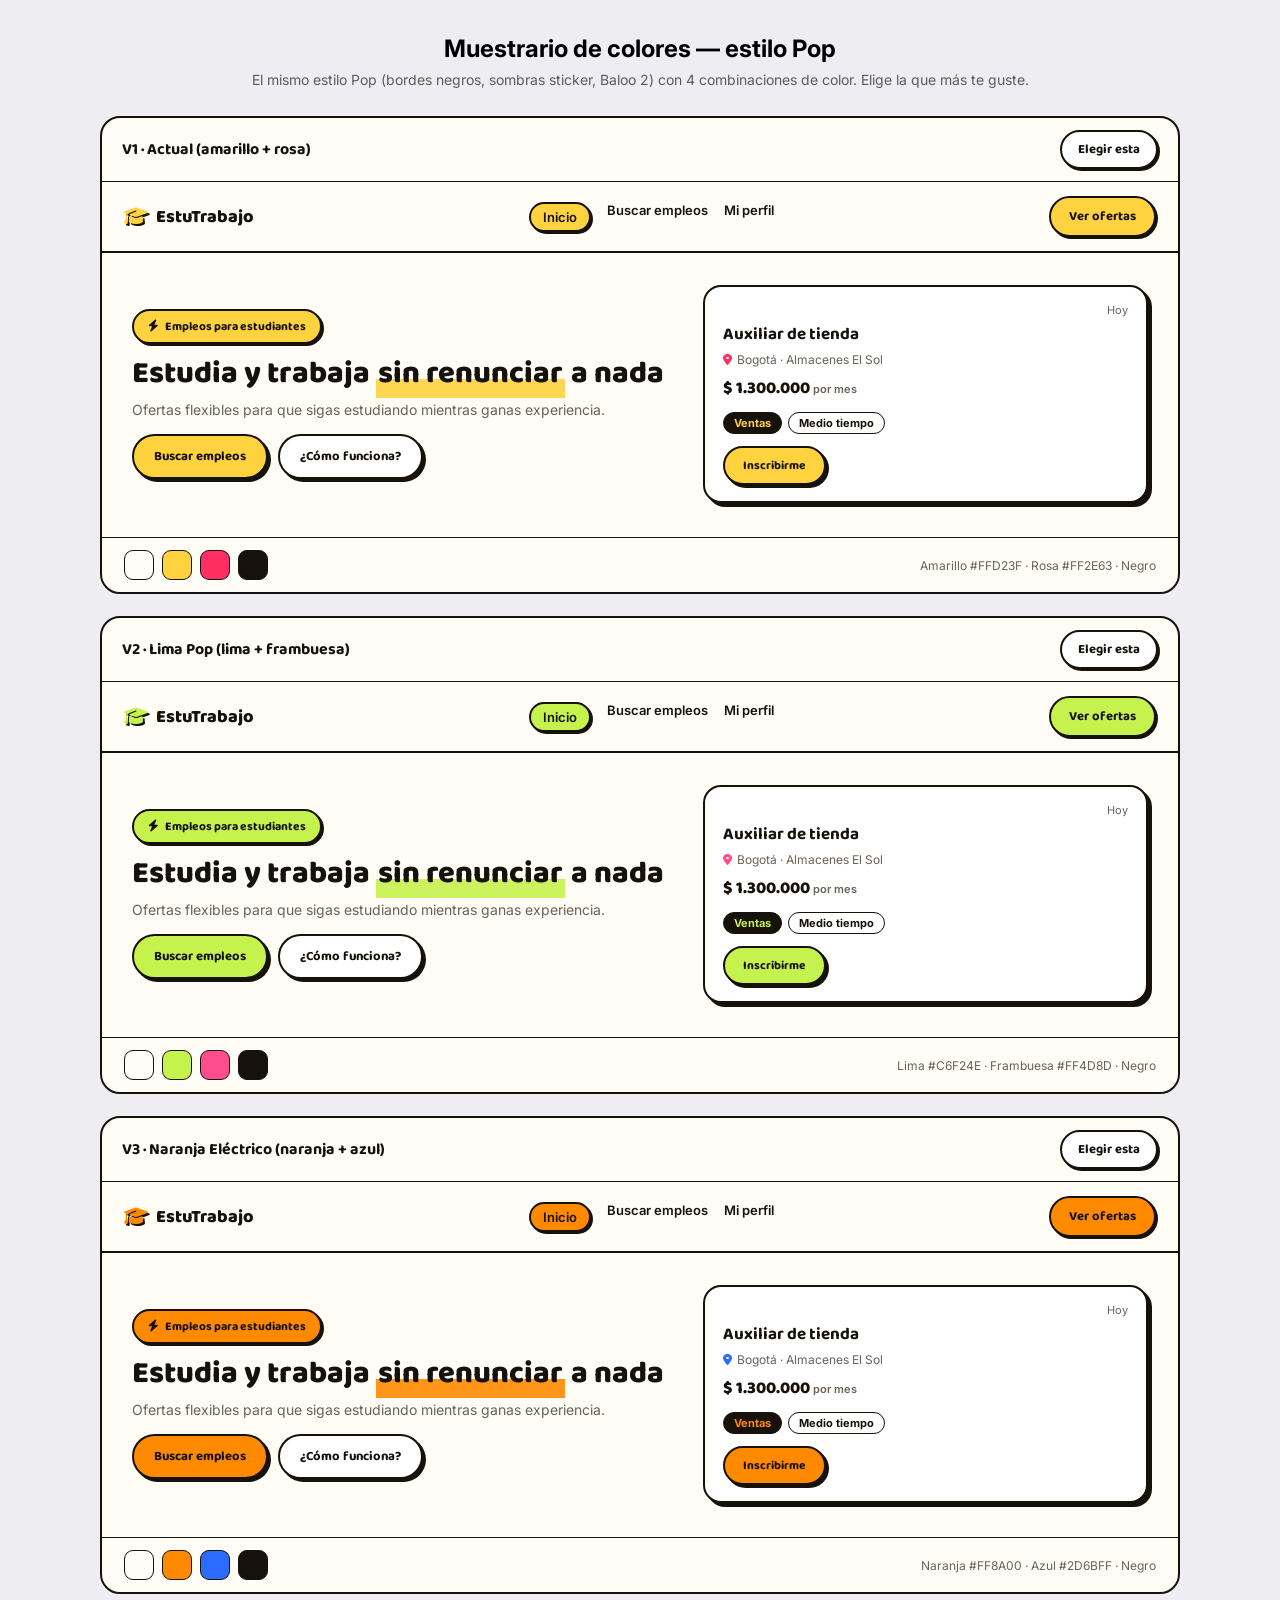
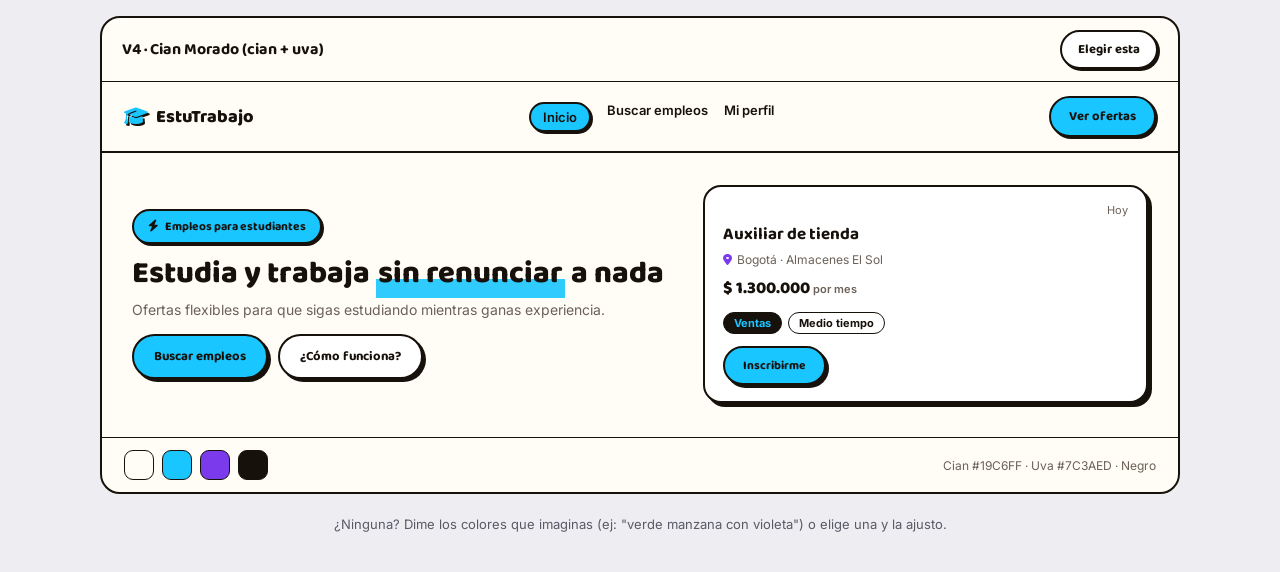
<file: muestrario-colores.html>
<!doctype html>
<html lang="es">
<head>
  <meta charset="UTF-8">
  <meta name="viewport" content="width=device-width, initial-scale=1">
  <title>Muestrario de colores — EstuTrabajo Pop</title>

  <link rel="preconnect" href="https://fonts.googleapis.com">
  <link rel="preconnect" href="https://fonts.gstatic.com" crossorigin>
  <link href="https://fonts.googleapis.com/css2?family=Baloo+2:wght@600;700;800&family=Inter:wght@400;600;700&display=swap" rel="stylesheet">
  <link rel="stylesheet" href="https://cdnjs.cloudflare.com/ajax/libs/font-awesome/6.5.2/css/all.min.css">

  <style>
    * { box-sizing: border-box; }
    body { margin: 0; background: #EDEDF2; font-family: 'Inter', system-ui, sans-serif; }

    .intro { max-width: 1080px; margin: 0 auto; padding: 34px 20px 6px; text-align: center; }
    .intro h1 { font-size: 24px; margin: 0 0 8px; }
    .intro p { color: #5A5A66; font-size: 14px; margin: 0; }
    .elegido { display: none; }

    /* Base del Pop */
    .pop {
      max-width: 1080px;
      margin: 22px auto;
      border-radius: 20px;
      overflow: hidden;
      background: #FFFDF5;
      border: 2px solid #17110C;
      transition: outline .15s ease;
      font-family: 'Inter', system-ui, sans-serif;
      color: #17110C;
      --ink: #17110C;
      --muted: #6B6158;
    }
    .pop.seleccionado { outline: 5px solid #17110C; }

    .opc-bar { display: flex; align-items: center; justify-content: space-between; gap: 12px; padding: 12px 20px; border-bottom: 1.5px solid #17110C; }
    .opc-bar b { font-family: 'Baloo 2', sans-serif; font-size: 16px; }
    .elegir { border: 2px solid #17110C; background: #fff; color: #17110C; font-family: 'Baloo 2', sans-serif; font-weight: 700; font-size: 13px; padding: 7px 16px; border-radius: 999px; box-shadow: 2px 2px 0 #17110C; cursor: pointer; }
    .elegir:hover { background: var(--acc); }

    /* Barra */
    .p-bar { display: flex; align-items: center; justify-content: space-between; gap: 16px; padding: 14px 22px; border-bottom: 2px solid #17110C; }
    .p-logo { font-family: 'Baloo 2', sans-serif; font-size: 18px; font-weight: 800; display: inline-flex; align-items: center; gap: 8px; }
    .p-logo i { color: var(--acc); font-size: 19px; text-shadow: 1.5px 1.5px 0 #17110C; }
    .p-nav { display: flex; gap: 16px; font-size: 13px; font-weight: 600; }
    .p-nav a.on { background: var(--acc); border: 2px solid #17110C; border-radius: 999px; padding: 5px 12px; box-shadow: 2px 2px 0 #17110C; }
    .p-cta { border: 2px solid #17110C; border-radius: 999px; background: var(--acc); color: #17110C; font-family: 'Baloo 2', sans-serif; font-weight: 700; font-size: 13px; padding: 8px 18px; box-shadow: 2px 2px 0 #17110C; cursor: pointer; }

    /* Héroe */
    .p-hero { display: grid; grid-template-columns: 1.1fr 0.9fr; gap: 26px; align-items: center; padding: 32px 30px 34px; }
    .p-tag { display: inline-flex; align-items: center; gap: 6px; font-family: 'Baloo 2', sans-serif; font-weight: 700; font-size: 12px; padding: 6px 14px; border-radius: 999px; background: var(--acc); border: 2px solid #17110C; box-shadow: 2px 2px 0 #17110C; color: #17110C; margin-bottom: 12px; }
    .p-txto h2 { font-family: 'Baloo 2', sans-serif; font-size: clamp(1.5rem, 2.4vw, 2rem); font-weight: 800; line-height: 1.15; margin: 0 0 10px; color: #17110C; }
    .p-txto h2 em { font-style: normal; background: linear-gradient(transparent 62%, color-mix(in srgb, var(--acc) 90%, transparent) 62%); padding: 0 2px; }
    .p-txto p { color: var(--muted); font-size: 14px; margin: 0 0 16px; }
    .p-btns { display: flex; gap: 10px; flex-wrap: wrap; }
    .p-btn { border: 2px solid #17110C; border-radius: 999px; background: var(--acc); color: #17110C; font-family: 'Baloo 2', sans-serif; font-weight: 700; font-size: 13px; padding: 10px 20px; box-shadow: 3px 3px 0 #17110C; cursor: pointer; }
    .p-btn.ghost { background: #fff; }

    .p-card { background: #fff; border: 2px solid #17110C; border-radius: 18px; box-shadow: 4px 4px 0 #17110C; padding: 16px 18px; }
    .p-card small { display: block; text-align: right; color: var(--muted); font-size: 11px; margin-bottom: 4px; }
    .p-card h3 { font-family: 'Baloo 2', sans-serif; font-size: 17px; margin: 0 0 4px; }
    .p-meta { font-size: 12px; color: var(--muted); margin: 0 0 8px; display: flex; align-items: center; gap: 5px; }
    .p-meta i { color: var(--acc2); }
    .p-sueldo { font-family: 'Baloo 2', sans-serif; font-size: 17px; font-weight: 800; margin: 0 0 10px; }
    .p-sueldo span { font-size: 11px; color: var(--muted); font-weight: 600; font-family: 'Inter', sans-serif; }
    .p-tags { display: flex; gap: 6px; margin-bottom: 12px; }
    .pt { font-size: 11px; font-weight: 700; padding: 3px 10px; border-radius: 999px; }
    .pt-negro { background: #17110C; color: var(--acc); border: 1.5px solid #17110C; }
    .pt-blanco { background: #fff; color: #17110C; border: 1.5px solid #17110C; }
    .p-mini { border: 2px solid #17110C; border-radius: 999px; background: var(--acc); color: #17110C; font-family: 'Baloo 2', sans-serif; font-weight: 700; font-size: 12px; padding: 8px 18px; box-shadow: 3px 3px 0 #17110C; cursor: pointer; }

    /* Pie paleta */
    .p-pie { display: flex; align-items: center; justify-content: space-between; gap: 14px; padding: 12px 22px; flex-wrap: wrap; border-top: 1.5px solid #17110C; }
    .p-pie .swatches { display: flex; gap: 8px; }
    .p-pie .sw { width: 30px; height: 30px; border-radius: 9px; border: 1.5px solid #17110C; }
    .p-pie .nota { font-size: 12px; color: var(--muted); }

    /* Paletas */
    .v1 { --acc: #FFD23F; --hi: #FFDE66; --acc2: #FF2E63; }
    .v2 { --acc: #C6F24E; --hi: #D8F87F; --acc2: #FF4D8D; }
    .v3 { --acc: #FF8A00; --hi: #FFA43D; --acc2: #2D6BFF; }
    .v4 { --acc: #19C6FF; --hi: #5BDBFF; --acc2: #7C3AED; }

    @media (max-width: 760px) {
      .p-hero { grid-template-columns: 1fr; padding: 24px 20px; }
      .p-nav { order: 3; width: 100%; justify-content: space-between; }
    }
  </style>
</head>
<body>

  <div class="intro">
    <h1>Muestrario de colores — estilo Pop</h1>
    <p>El mismo estilo Pop (bordes negros, sombras sticker, Baloo 2) con 4 combinaciones de color. Elige la que más te guste.</p>
    <p class="elegido" id="elegido"><strong>Elegiste:</strong> <span id="elegido-nombre"></span> — dímelo y aplico esa paleta al sitio.</p>
  </div>


  <!-- V1 · Actual -->
  <section class="pop v1" id="v1">
    <div class="opc-bar">
      <b>V1 · Actual (amarillo + rosa)</b>
      <button class="elegir">Elegir esta</button>
    </div>
    <div class="p-bar">
      <span class="p-logo"><i class="fa-solid fa-graduation-cap" aria-hidden="true"></i> EstuTrabajo</span>
      <nav class="p-nav"><a class="on">Inicio</a><a>Buscar empleos</a><a>Mi perfil</a></nav>
      <button class="p-cta">Ver ofertas</button>
    </div>
    <div class="p-hero">
      <div class="p-txto">
        <span class="p-tag"><i class="fa-solid fa-bolt" aria-hidden="true"></i> Empleos para estudiantes</span>
        <h2>Estudia y trabaja <em>sin renunciar</em> a nada</h2>
        <p>Ofertas flexibles para que sigas estudiando mientras ganas experiencia.</p>
        <div class="p-btns">
          <button class="p-btn">Buscar empleos</button>
          <button class="p-btn ghost">¿Cómo funciona?</button>
        </div>
      </div>
      <article class="p-card">
        <small>Hoy</small>
        <h3>Auxiliar de tienda</h3>
        <p class="p-meta"><i class="fa-solid fa-location-dot" aria-hidden="true"></i> Bogotá · Almacenes El Sol</p>
        <p class="p-sueldo">$ 1.300.000 <span>por mes</span></p>
        <div class="p-tags"><span class="pt pt-negro">Ventas</span><span class="pt pt-blanco">Medio tiempo</span></div>
        <button class="p-mini">Inscribirme</button>
      </article>
    </div>
    <div class="p-pie">
      <div class="swatches">
        <span class="sw" style="background:#FFFDF5"></span>
        <span class="sw" style="background:#FFD23F"></span>
        <span class="sw" style="background:#FF2E63"></span>
        <span class="sw" style="background:#17110C"></span>
      </div>
      <span class="nota">Amarillo #FFD23F · Rosa #FF2E63 · Negro</span>
    </div>
  </section>


  <!-- V2 · Lima Pop -->
  <section class="pop v2" id="v2">
    <div class="opc-bar">
      <b>V2 · Lima Pop (lima + frambuesa)</b>
      <button class="elegir">Elegir esta</button>
    </div>
    <div class="p-bar">
      <span class="p-logo"><i class="fa-solid fa-graduation-cap" aria-hidden="true"></i> EstuTrabajo</span>
      <nav class="p-nav"><a class="on">Inicio</a><a>Buscar empleos</a><a>Mi perfil</a></nav>
      <button class="p-cta">Ver ofertas</button>
    </div>
    <div class="p-hero">
      <div class="p-txto">
        <span class="p-tag"><i class="fa-solid fa-bolt" aria-hidden="true"></i> Empleos para estudiantes</span>
        <h2>Estudia y trabaja <em>sin renunciar</em> a nada</h2>
        <p>Ofertas flexibles para que sigas estudiando mientras ganas experiencia.</p>
        <div class="p-btns">
          <button class="p-btn">Buscar empleos</button>
          <button class="p-btn ghost">¿Cómo funciona?</button>
        </div>
      </div>
      <article class="p-card">
        <small>Hoy</small>
        <h3>Auxiliar de tienda</h3>
        <p class="p-meta"><i class="fa-solid fa-location-dot" aria-hidden="true"></i> Bogotá · Almacenes El Sol</p>
        <p class="p-sueldo">$ 1.300.000 <span>por mes</span></p>
        <div class="p-tags"><span class="pt pt-negro">Ventas</span><span class="pt pt-blanco">Medio tiempo</span></div>
        <button class="p-mini">Inscribirme</button>
      </article>
    </div>
    <div class="p-pie">
      <div class="swatches">
        <span class="sw" style="background:#FFFDF5"></span>
        <span class="sw" style="background:#C6F24E"></span>
        <span class="sw" style="background:#FF4D8D"></span>
        <span class="sw" style="background:#17110C"></span>
      </div>
      <span class="nota">Lima #C6F24E · Frambuesa #FF4D8D · Negro</span>
    </div>
  </section>


  <!-- V3 · Naranja Eléctrico -->
  <section class="pop v3" id="v3">
    <div class="opc-bar">
      <b>V3 · Naranja Eléctrico (naranja + azul)</b>
      <button class="elegir">Elegir esta</button>
    </div>
    <div class="p-bar">
      <span class="p-logo"><i class="fa-solid fa-graduation-cap" aria-hidden="true"></i> EstuTrabajo</span>
      <nav class="p-nav"><a class="on">Inicio</a><a>Buscar empleos</a><a>Mi perfil</a></nav>
      <button class="p-cta">Ver ofertas</button>
    </div>
    <div class="p-hero">
      <div class="p-txto">
        <span class="p-tag"><i class="fa-solid fa-bolt" aria-hidden="true"></i> Empleos para estudiantes</span>
        <h2>Estudia y trabaja <em>sin renunciar</em> a nada</h2>
        <p>Ofertas flexibles para que sigas estudiando mientras ganas experiencia.</p>
        <div class="p-btns">
          <button class="p-btn">Buscar empleos</button>
          <button class="p-btn ghost">¿Cómo funciona?</button>
        </div>
      </div>
      <article class="p-card">
        <small>Hoy</small>
        <h3>Auxiliar de tienda</h3>
        <p class="p-meta"><i class="fa-solid fa-location-dot" aria-hidden="true"></i> Bogotá · Almacenes El Sol</p>
        <p class="p-sueldo">$ 1.300.000 <span>por mes</span></p>
        <div class="p-tags"><span class="pt pt-negro">Ventas</span><span class="pt pt-blanco">Medio tiempo</span></div>
        <button class="p-mini">Inscribirme</button>
      </article>
    </div>
    <div class="p-pie">
      <div class="swatches">
        <span class="sw" style="background:#FFFDF5"></span>
        <span class="sw" style="background:#FF8A00"></span>
        <span class="sw" style="background:#2D6BFF"></span>
        <span class="sw" style="background:#17110C"></span>
      </div>
      <span class="nota">Naranja #FF8A00 · Azul #2D6BFF · Negro</span>
    </div>
  </section>


  <!-- V4 · Cian Morado -->
  <section class="pop v4" id="v4">
    <div class="opc-bar">
      <b>V4 · Cian Morado (cian + uva)</b>
      <button class="elegir">Elegir esta</button>
    </div>
    <div class="p-bar">
      <span class="p-logo"><i class="fa-solid fa-graduation-cap" aria-hidden="true"></i> EstuTrabajo</span>
      <nav class="p-nav"><a class="on">Inicio</a><a>Buscar empleos</a><a>Mi perfil</a></nav>
      <button class="p-cta">Ver ofertas</button>
    </div>
    <div class="p-hero">
      <div class="p-txto">
        <span class="p-tag"><i class="fa-solid fa-bolt" aria-hidden="true"></i> Empleos para estudiantes</span>
        <h2>Estudia y trabaja <em>sin renunciar</em> a nada</h2>
        <p>Ofertas flexibles para que sigas estudiando mientras ganas experiencia.</p>
        <div class="p-btns">
          <button class="p-btn">Buscar empleos</button>
          <button class="p-btn ghost">¿Cómo funciona?</button>
        </div>
      </div>
      <article class="p-card">
        <small>Hoy</small>
        <h3>Auxiliar de tienda</h3>
        <p class="p-meta"><i class="fa-solid fa-location-dot" aria-hidden="true"></i> Bogotá · Almacenes El Sol</p>
        <p class="p-sueldo">$ 1.300.000 <span>por mes</span></p>
        <div class="p-tags"><span class="pt pt-negro">Ventas</span><span class="pt pt-blanco">Medio tiempo</span></div>
        <button class="p-mini">Inscribirme</button>
      </article>
    </div>
    <div class="p-pie">
      <div class="swatches">
        <span class="sw" style="background:#FFFDF5"></span>
        <span class="sw" style="background:#19C6FF"></span>
        <span class="sw" style="background:#7C3AED"></span>
        <span class="sw" style="background:#17110C"></span>
      </div>
      <span class="nota">Cian #19C6FF · Uva #7C3AED · Negro</span>
    </div>
  </section>


  <div style="max-width:1080px; margin:0 auto 40px; padding:0 20px; text-align:center; color:#5A5A66; font-size:13px;">
    ¿Ninguna? Dime los colores que imaginas (ej: "verde manzana con violeta") o elige una y la ajusto.
  </div>

  <script>
    var elegido = document.getElementById('elegido');
    var elegidoNombre = document.getElementById('elegido-nombre');
    var secciones = document.querySelectorAll('.pop');

    document.querySelectorAll('.elegir').forEach(function (boton) {
      boton.addEventListener('click', function () {
        secciones.forEach(function (s) { s.classList.remove('seleccionado'); });
        var sec = boton.closest('.pop');
        sec.classList.add('seleccionado');
        elegidoNombre.textContent = sec.querySelector('.opc-bar b').textContent;
        elegido.style.display = 'block';
        elegido.scrollIntoView({ behavior: 'smooth', block: 'center' });
      });
    });
  </script>

</body>
</html>
</file>
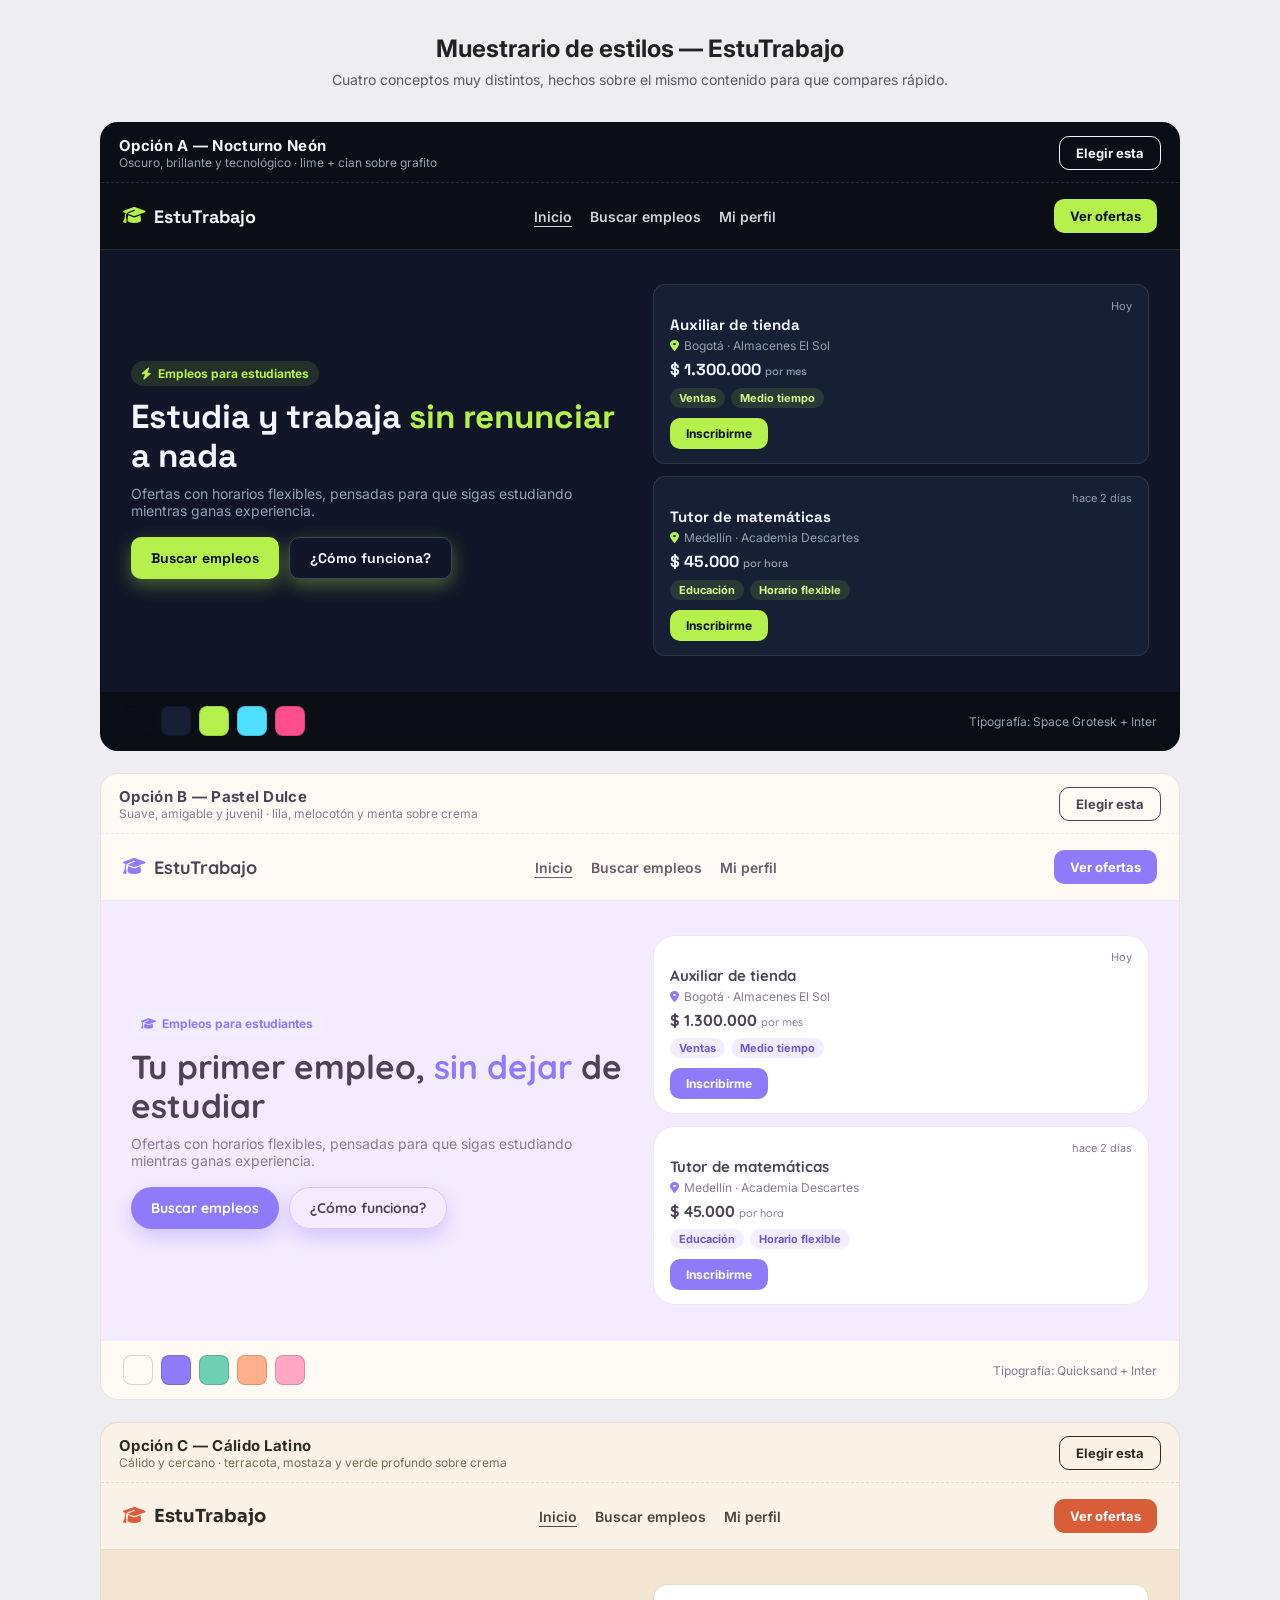
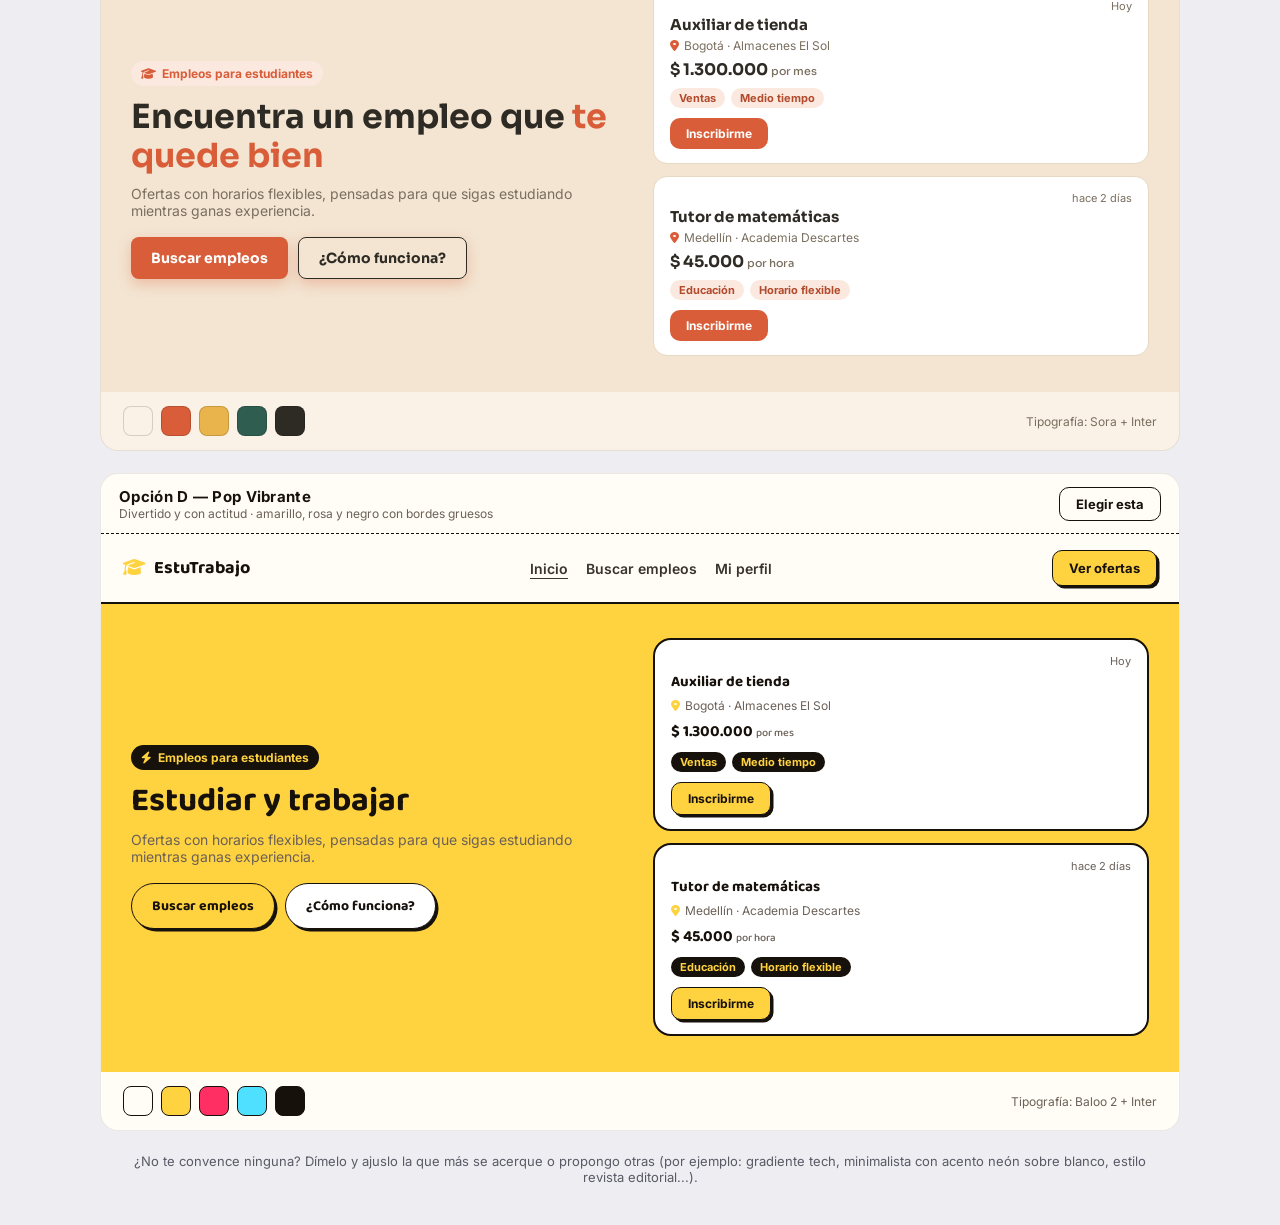
<file: muestrario.html>
<!doctype html>
<html lang="es">
<head>
  <meta charset="UTF-8">
  <meta name="viewport" content="width=device-width, initial-scale=1">
  <title>Muestrario de estilos — EstuTrabajo</title>

  <link rel="preconnect" href="https://fonts.googleapis.com">
  <link rel="preconnect" href="https://fonts.gstatic.com" crossorigin>
  <link href="https://fonts.googleapis.com/css2?family=Space+Grotesk:wght@400;500;600;700&family=Quicksand:wght@500;600;700&family=Sora:wght@400;600;700&family=Baloo+2:wght@500;600;700&family=Inter:wght@400;600;700&display=swap" rel="stylesheet">
  <link rel="stylesheet" href="https://cdnjs.cloudflare.com/ajax/libs/font-awesome/6.5.2/css/all.min.css">

  <style>
    * { box-sizing: border-box; }
    body {
      margin: 0;
      background: #EDEDF2;
      color: #222;
      font-family: 'Inter', system-ui, sans-serif;
    }

    .intro {
      max-width: 1080px;
      margin: 0 auto;
      padding: 34px 20px 8px;
      text-align: center;
    }
    .intro h1 { font-size: 24px; margin: 0 0 8px; }
    .intro p { color: #5A5A66; margin: 0 0 4px; font-size: 14px; }
    .intro strong { color: #222; }
    .elegido { display: none; }

    /* ---------- Estructura base de cada demo ---------- */
    .demo {
      position: relative;
      max-width: 1080px;
      margin: 22px auto;
      border-radius: 18px;
      overflow: hidden;
      font-family: var(--font-body);
      color: var(--ink);
      background: var(--bg);
      border: 1px solid rgba(0, 0, 0, .08);
      transition: outline .15s ease;
    }
    .demo.seleccionado { outline: 4px solid #222; }

    /* Encabezado de la opción */
    .demo-opcion {
      display: flex;
      align-items: center;
      justify-content: space-between;
      gap: 12px;
      padding: 12px 18px;
      border-bottom: 1px dashed var(--line);
    }
    .demo-opcion b { font-size: 15px; letter-spacing: .02em; }
    .demo-opcion small { color: var(--muted); display: block; font-size: 12px; }
    .elegir {
      border: 1.5px solid var(--ink);
      background: transparent;
      color: var(--ink);
      font-family: inherit;
      font-weight: 700;
      font-size: 13px;
      padding: 8px 16px;
      border-radius: 10px;
      cursor: pointer;
    }
    .elegir:hover { background: var(--accent); border-color: var(--accent); }

    /* Barra superior simulada */
    .demo-bar {
      display: flex;
      align-items: center;
      justify-content: space-between;
      gap: 20px;
      padding: 16px 22px;
      border-bottom: 1px solid var(--line);
    }
    .demo-marca { font-weight: 700; font-size: 18px; display: inline-flex; align-items: center; gap: 8px; font-family: var(--font-head); }
    .demo-marca i { color: var(--accent); }
    .demo-nav { display: flex; gap: 18px; font-size: 14px; font-weight: 600; }
    .demo-nav a { opacity: .85; }
    .demo-nav a.on { text-decoration: underline; text-underline-offset: 4px; }
    .demo-cta {
      border: none;
      font-family: inherit;
      font-weight: 700;
      font-size: 13px;
      padding: 9px 16px;
      border-radius: 10px;
      background: var(--accent);
      color: var(--btn-ink);
      cursor: pointer;
    }

    /* Héroe con ejemplo de tarjetas */
    .demo-hero {
      display: grid;
      grid-template-columns: 1fr 1fr;
      gap: 26px;
      align-items: center;
      padding: 34px 30px 36px;
      background: var(--band);
    }
    .demo-tag {
      display: inline-flex;
      align-items: center;
      gap: 6px;
      font-size: 12px;
      font-weight: 700;
      padding: 5px 10px;
      border-radius: 999px;
      background: var(--tag-bg, rgba(128, 128, 128, .14));
      color: var(--accent);
      margin-bottom: 12px;
    }
    .demo-txto h1 {
      font-family: var(--font-head);
      font-size: clamp(1.6rem, 2.6vw, 2.2rem);
      line-height: 1.15;
      margin: 0 0 10px;
      color: var(--ink);
    }
    .demo-txto h1 em { font-style: normal; color: var(--accent); }
    .demo-txto p { color: var(--muted); font-size: 14px; margin: 0 0 18px; }
    .demo-btns { display: flex; gap: 10px; flex-wrap: wrap; }
    .demo-btn {
      border: none;
      font-family: var(--font-head);
      font-weight: 700;
      font-size: 14px;
      padding: 11px 20px;
      border-radius: var(--radius-btn, 10px);
      background: var(--accent);
      color: var(--btn-ink);
      cursor: pointer;
      box-shadow: var(--btn-shadow, none);
    }
    .demo-btn.ghost {
      background: transparent;
      color: var(--ink);
      border: 1.5px solid var(--line-strong, var(--muted));
    }

    .demo-cards { display: grid; gap: 12px; }
    .demo-card {
      background: var(--card);
      border: 1px solid var(--line);
      border-radius: var(--radius, 14px);
      padding: 14px 16px;
    }
    .demo-card small { display: block; text-align: right; color: var(--muted); font-size: 11px; margin-bottom: 2px; }
    .demo-card h3 { font-family: var(--font-head); margin: 0 0 4px; font-size: 15px; }
    .demo-card .meta { color: var(--muted); font-size: 12px; margin: 0 0 6px; display: flex; align-items: center; gap: 5px; }
    .demo-card .meta i { color: var(--accent); }
    .demo-card .salario { font-size: 16px; font-weight: 700; margin: 0 0 8px; font-family: var(--font-head); }
    .demo-card .salario span { font-size: 11px; color: var(--muted); font-weight: 500; }
    .demo-card .tags { display: flex; gap: 6px; margin-bottom: 10px; }
    .demo-card .tag {
      font-size: 11px;
      font-weight: 700;
      padding: 3px 9px;
      border-radius: 999px;
      background: var(--tag-bg, rgba(128, 128, 128, .14));
      color: var(--tag-ink, var(--ink));
    }
    .demo-mini {
      border: none;
      font-family: inherit;
      font-weight: 700;
      font-size: 12px;
      padding: 8px 16px;
      border-radius: 10px;
      background: var(--accent);
      color: var(--btn-ink);
      cursor: pointer;
      display: inline-flex;
      align-items: center;
      gap: 6px;
    }

    /* Pie: paleta */
    .demo-pie { display: flex; align-items: center; justify-content: space-between; gap: 14px; padding: 14px 22px; flex-wrap: wrap; }
    .demo-pie .swatches { display: flex; gap: 8px; align-items: center; }
    .demo-pie .sw { width: 30px; height: 30px; border-radius: 8px; border: 1px solid rgba(0, 0, 0, .15); }
    .demo-pie .font-note { font-size: 12px; color: var(--muted); }

    /* ---------- Conceptos ---------- */
    .demo-a {
      --bg: #0B0E14;
      --band: #101627;
      --card: #161F33;
      --ink: #F2F6FB;
      --muted: #93A0B2;
      --accent: #B6F04C;
      --btn-ink: #0B0E14;
      --line: rgba(255, 255, 255, .10);
      --line-strong: #3A4A5E;
      --font-head: 'Space Grotesk', sans-serif;
      --font-body: 'Inter', sans-serif;
      --radius: 12px;
      --radius-btn: 10px;
      --btn-shadow: 0 6px 18px rgba(182, 240, 76, .35);
      --tag-bg: rgba(182, 240, 76, .12);
      --tag-ink: #D6F98F;
    }

    .demo-b {
      --bg: #FFFAF3;
      --band: #F4ECFE;
      --card: #FFFFFF;
      --ink: #4E4356;
      --muted: #8A7A96;
      --accent: #8F7BFA;
      --btn-ink: #FFFFFF;
      --line: #F0E7F7;
      --line-strong: #D8C9EA;
      --font-head: 'Quicksand', sans-serif;
      --font-body: 'Inter', sans-serif;
      --radius: 22px;
      --radius-btn: 999px;
      --btn-shadow: 0 8px 20px rgba(143, 123, 250, .35);
      --tag-bg: #F3EEFF;
      --tag-ink: #6E5AC2;
    }

    .demo-c {
      --bg: #FAF2E6;
      --band: #F3E5D2;
      --card: #FFFFFF;
      --ink: #2E2A24;
      --muted: #7A6E5F;
      --accent: #D95D39;
      --accent2: #E9B44C;
      --accent3: #2F5D50;
      --btn-ink: #FFFFFF;
      --line: #E7D9C2;
      --line-strong: #2E2A24;
      --font-head: 'Sora', sans-serif;
      --font-body: 'Inter', sans-serif;
      --radius: 14px;
      --radius-btn: 8px;
      --btn-shadow: 0 5px 14px rgba(217, 93, 57, .30);
      --tag-bg: #FBE9E0;
      --tag-ink: #B24A2C;
    }

    .demo-d {
      --bg: #FFFDF5;
      --band: #FFD23F;
      --card: #FFFFFF;
      --ink: #17110C;
      --muted: #6B6158;
      --accent: #FFD23F;
      --accent2: #FF2E63;
      --btn-ink: #17110C;
      --line: #17110C;
      --line-strong: #17110C;
      --font-head: 'Baloo 2', sans-serif;
      --font-body: 'Inter', sans-serif;
      --radius: 18px;
      --radius-btn: 999px;
      --btn-shadow: 3px 3px 0 #17110C;
      --tag-bg: #17110C;
      --tag-ink: #FFD23F;
    }
    .demo-d .demo-card { border-width: 2px; }
    .demo-d .demo-cta,
    .demo-d .demo-mini,
    .demo-d .demo-btn { box-shadow: 2.5px 2.5px 0 #17110C; border: 1.5px solid #17110C; }
    .demo-d .demo-btn.ghost { background: #fff; }
    .demo-d .demo-bar { border-bottom-width: 2px; }
    .demo-d .demo-tag { background: #17110C; color: #FFD23F; }

    .demo-d .sw { border: 1.5px solid #17110C; }

    @media (max-width: 760px) {
      .demo-hero { grid-template-columns: 1fr; padding: 26px 20px; }
      .demo-bar { flex-wrap: wrap; }
      .demo-nav { order: 3; width: 100%; justify-content: space-between; }
    }
  </style>
</head>
<body>

  <div class="intro">
    <h1>Muestrario de estilos — EstuTrabajo</h1>
    <p>Cuatro conceptos muy distintos, hechos sobre el mismo contenido para que compares rápido.</p>
    <p class="elegido" id="elegido"><strong>Elegiste la opción:</strong> <span id="elegido-nombre"></span>. Dímelo y aplico ese estilo a todo el sitio.</p>
  </div>


  <!-- ================= A · NOCTURNO NEÓN ================= -->
  <section class="demo demo-a" id="demo-a">
    <div class="demo-opcion">
      <div>
        <b>Opción A — Nocturno Neón</b>
        <small>Oscuro, brillante y tecnológico · lime + cian sobre grafito</small>
      </div>
      <button class="elegir" data-nombre="A · Nocturno Neón">Elegir esta</button>
    </div>

    <header class="demo-bar">
      <div class="demo-marca"><i class="fa-solid fa-graduation-cap" aria-hidden="true"></i> EstuTrabajo</div>
      <nav class="demo-nav"><a class="on">Inicio</a><a>Buscar empleos</a><a>Mi perfil</a></nav>
      <button class="demo-cta">Ver ofertas</button>
    </header>

    <div class="demo-hero">
      <div class="demo-txto">
        <span class="demo-tag"><i class="fa-solid fa-bolt" aria-hidden="true"></i> Empleos para estudiantes</span>
        <h1>Estudia y trabaja <em>sin renunciar</em> a nada</h1>
        <p>Ofertas con horarios flexibles, pensadas para que sigas estudiando mientras ganas experiencia.</p>
        <div class="demo-btns">
          <button class="demo-btn">Buscar empleos</button>
          <button class="demo-btn ghost">¿Cómo funciona?</button>
        </div>
      </div>
      <div class="demo-cards">
        <article class="demo-card">
          <small>Hoy</small>
          <h3>Auxiliar de tienda</h3>
          <p class="meta"><i class="fa-solid fa-location-dot" aria-hidden="true"></i> Bogotá · Almacenes El Sol</p>
          <p class="salario">$ 1.300.000 <span>por mes</span></p>
          <div class="tags"><span class="tag">Ventas</span><span class="tag">Medio tiempo</span></div>
          <button class="demo-mini">Inscribirme</button>
        </article>
        <article class="demo-card">
          <small>hace 2 días</small>
          <h3>Tutor de matemáticas</h3>
          <p class="meta"><i class="fa-solid fa-location-dot" aria-hidden="true"></i> Medellín · Academia Descartes</p>
          <p class="salario">$ 45.000 <span>por hora</span></p>
          <div class="tags"><span class="tag">Educación</span><span class="tag">Horario flexible</span></div>
          <button class="demo-mini">Inscribirme</button>
        </article>
      </div>
    </div>

    <footer class="demo-pie">
      <div class="swatches">
        <span class="sw" style="background:#0B0E14" title="#0B0E14"></span>
        <span class="sw" style="background:#161F33" title="#161F33"></span>
        <span class="sw" style="background:#B6F04C" title="#B6F04C"></span>
        <span class="sw" style="background:#4FE0FF" title="#4FE0FF"></span>
        <span class="sw" style="background:#FF4D8D" title="#FF4D8D"></span>
      </div>
      <span class="font-note">Tipografía: Space Grotesk + Inter</span>
    </footer>
  </section>


  <!-- ================= B · PASTEL DULCE ================= -->
  <section class="demo demo-b" id="demo-b">
    <div class="demo-opcion">
      <div>
        <b>Opción B — Pastel Dulce</b>
        <small>Suave, amigable y juvenil · lila, melocotón y menta sobre crema</small>
      </div>
      <button class="elegir" data-nombre="B · Pastel Dulce">Elegir esta</button>
    </div>

    <header class="demo-bar">
      <div class="demo-marca"><i class="fa-solid fa-graduation-cap" aria-hidden="true"></i> EstuTrabajo</div>
      <nav class="demo-nav"><a class="on">Inicio</a><a>Buscar empleos</a><a>Mi perfil</a></nav>
      <button class="demo-cta">Ver ofertas</button>
    </header>

    <div class="demo-hero">
      <div class="demo-txto">
        <span class="demo-tag"><i class="fa-solid fa-graduation-cap" aria-hidden="true"></i> Empleos para estudiantes</span>
        <h1>Tu primer empleo, <em>sin dejar</em> de estudiar</h1>
        <p>Ofertas con horarios flexibles, pensadas para que sigas estudiando mientras ganas experiencia.</p>
        <div class="demo-btns">
          <button class="demo-btn">Buscar empleos</button>
          <button class="demo-btn ghost">¿Cómo funciona?</button>
        </div>
      </div>
      <div class="demo-cards">
        <article class="demo-card">
          <small>Hoy</small>
          <h3>Auxiliar de tienda</h3>
          <p class="meta"><i class="fa-solid fa-location-dot" aria-hidden="true"></i> Bogotá · Almacenes El Sol</p>
          <p class="salario">$ 1.300.000 <span>por mes</span></p>
          <div class="tags"><span class="tag">Ventas</span><span class="tag">Medio tiempo</span></div>
          <button class="demo-mini">Inscribirme</button>
        </article>
        <article class="demo-card">
          <small>hace 2 días</small>
          <h3>Tutor de matemáticas</h3>
          <p class="meta"><i class="fa-solid fa-location-dot" aria-hidden="true"></i> Medellín · Academia Descartes</p>
          <p class="salario">$ 45.000 <span>por hora</span></p>
          <div class="tags"><span class="tag">Educación</span><span class="tag">Horario flexible</span></div>
          <button class="demo-mini">Inscribirme</button>
        </article>
      </div>
    </div>

    <footer class="demo-pie">
      <div class="swatches">
        <span class="sw" style="background:#FFFAF3" title="#FFFAF3"></span>
        <span class="sw" style="background:#8F7BFA" title="#8F7BFA"></span>
        <span class="sw" style="background:#6FCFB3" title="#6FCFB3"></span>
        <span class="sw" style="background:#FFB08A" title="#FFB08A"></span>
        <span class="sw" style="background:#FFA7C4" title="#FFA7C4"></span>
      </div>
      <span class="font-note">Tipografía: Quicksand + Inter</span>
    </footer>
  </section>


  <!-- ================= C · CÁLIDO LATINO ================= -->
  <section class="demo demo-c" id="demo-c">
    <div class="demo-opcion">
      <div>
        <b>Opción C — Cálido Latino</b>
        <small>Cálido y cercano · terracota, mostaza y verde profundo sobre crema</small>
      </div>
      <button class="elegir" data-nombre="C · Cálido Latino">Elegir esta</button>
    </div>

    <header class="demo-bar">
      <div class="demo-marca"><i class="fa-solid fa-graduation-cap" aria-hidden="true"></i> EstuTrabajo</div>
      <nav class="demo-nav"><a class="on">Inicio</a><a>Buscar empleos</a><a>Mi perfil</a></nav>
      <button class="demo-cta">Ver ofertas</button>
    </header>

    <div class="demo-hero">
      <div class="demo-txto">
        <span class="demo-tag"><i class="fa-solid fa-graduation-cap" aria-hidden="true"></i> Empleos para estudiantes</span>
        <h1>Encuentra un empleo que <em>te quede bien</em></h1>
        <p>Ofertas con horarios flexibles, pensadas para que sigas estudiando mientras ganas experiencia.</p>
        <div class="demo-btns">
          <button class="demo-btn">Buscar empleos</button>
          <button class="demo-btn ghost">¿Cómo funciona?</button>
        </div>
      </div>
      <div class="demo-cards">
        <article class="demo-card">
          <small>Hoy</small>
          <h3>Auxiliar de tienda</h3>
          <p class="meta"><i class="fa-solid fa-location-dot" aria-hidden="true"></i> Bogotá · Almacenes El Sol</p>
          <p class="salario">$ 1.300.000 <span>por mes</span></p>
          <div class="tags"><span class="tag">Ventas</span><span class="tag">Medio tiempo</span></div>
          <button class="demo-mini">Inscribirme</button>
        </article>
        <article class="demo-card">
          <small>hace 2 días</small>
          <h3>Tutor de matemáticas</h3>
          <p class="meta"><i class="fa-solid fa-location-dot" aria-hidden="true"></i> Medellín · Academia Descartes</p>
          <p class="salario">$ 45.000 <span>por hora</span></p>
          <div class="tags"><span class="tag">Educación</span><span class="tag">Horario flexible</span></div>
          <button class="demo-mini">Inscribirme</button>
        </article>
      </div>
    </div>

    <footer class="demo-pie">
      <div class="swatches">
        <span class="sw" style="background:#FAF2E6" title="#FAF2E6"></span>
        <span class="sw" style="background:#D95D39" title="#D95D39"></span>
        <span class="sw" style="background:#E9B44C" title="#E9B44C"></span>
        <span class="sw" style="background:#2F5D50" title="#2F5D50"></span>
        <span class="sw" style="background:#2E2A24" title="#2E2A24"></span>
      </div>
      <span class="font-note">Tipografía: Sora + Inter</span>
    </footer>
  </section>


  <!-- ================= D · POP VIBRANTE ================= -->
  <section class="demo demo-d" id="demo-d">
    <div class="demo-opcion">
      <div>
        <b>Opción D — Pop Vibrante</b>
        <small>Divertido y con actitud · amarillo, rosa y negro con bordes gruesos</small>
      </div>
      <button class="elegir" data-nombre="D · Pop Vibrante">Elegir esta</button>
    </div>

    <header class="demo-bar">
      <div class="demo-marca"><i class="fa-solid fa-graduation-cap" aria-hidden="true"></i> EstuTrabajo</div>
      <nav class="demo-nav"><a class="on">Inicio</a><a>Buscar empleos</a><a>Mi perfil</a></nav>
      <button class="demo-cta">Ver ofertas</button>
    </header>

    <div class="demo-hero">
      <div class="demo-txto">
        <span class="demo-tag"><i class="fa-solid fa-bolt" aria-hidden="true"></i> Empleos para estudiantes</span>
        <h1>Estudiar y trabajar <em>sí se puede</em></h1>
        <p>Ofertas con horarios flexibles, pensadas para que sigas estudiando mientras ganas experiencia.</p>
        <div class="demo-btns">
          <button class="demo-btn">Buscar empleos</button>
          <button class="demo-btn ghost">¿Cómo funciona?</button>
        </div>
      </div>
      <div class="demo-cards">
        <article class="demo-card">
          <small>Hoy</small>
          <h3>Auxiliar de tienda</h3>
          <p class="meta"><i class="fa-solid fa-location-dot" aria-hidden="true"></i> Bogotá · Almacenes El Sol</p>
          <p class="salario">$ 1.300.000 <span>por mes</span></p>
          <div class="tags"><span class="tag">Ventas</span><span class="tag">Medio tiempo</span></div>
          <button class="demo-mini">Inscribirme</button>
        </article>
        <article class="demo-card">
          <small>hace 2 días</small>
          <h3>Tutor de matemáticas</h3>
          <p class="meta"><i class="fa-solid fa-location-dot" aria-hidden="true"></i> Medellín · Academia Descartes</p>
          <p class="salario">$ 45.000 <span>por hora</span></p>
          <div class="tags"><span class="tag">Educación</span><span class="tag">Horario flexible</span></div>
          <button class="demo-mini">Inscribirme</button>
        </article>
      </div>
    </div>

    <footer class="demo-pie">
      <div class="swatches">
        <span class="sw" style="background:#FFFDF5" title="#FFFDF5"></span>
        <span class="sw" style="background:#FFD23F" title="#FFD23F"></span>
        <span class="sw" style="background:#FF2E63" title="#FF2E63"></span>
        <span class="sw" style="background:#4FE0FF" title="#4FE0FF"></span>
        <span class="sw" style="background:#17110C" title="#17110C"></span>
      </div>
      <span class="font-note">Tipografía: Baloo 2 + Inter</span>
    </footer>
  </section>


  <div style="max-width:1080px; margin:0 auto 40px; padding:0 20px; text-align:center; color:#5A5A66; font-size:13px;">
    ¿No te convence ninguna? Dímelo y ajuslo la que más se acerque o propongo otras (por ejemplo: gradiente tech, minimalista con acento neón sobre blanco, estilo revista editorial...).
  </div>

  <script>
    // Marca la opción elegida
    var elegido = document.getElementById('elegido');
    var elegidoNombre = document.getElementById('elegido-nombre');
    var demos = document.querySelectorAll('.demo');

    document.querySelectorAll('.elegir').forEach(function (boton) {
      boton.addEventListener('click', function () {
        demos.forEach(function (d) { d.classList.remove('seleccionado'); });
        var demo = boton.closest('.demo');
        demo.classList.add('seleccionado');
        elegidoNombre.textContent = boton.getAttribute('data-nombre');
        elegido.style.display = 'block';
        elegido.scrollIntoView({ behavior: 'smooth', block: 'center' });
      });
    });
  </script>

</body>
</html>
</file>
